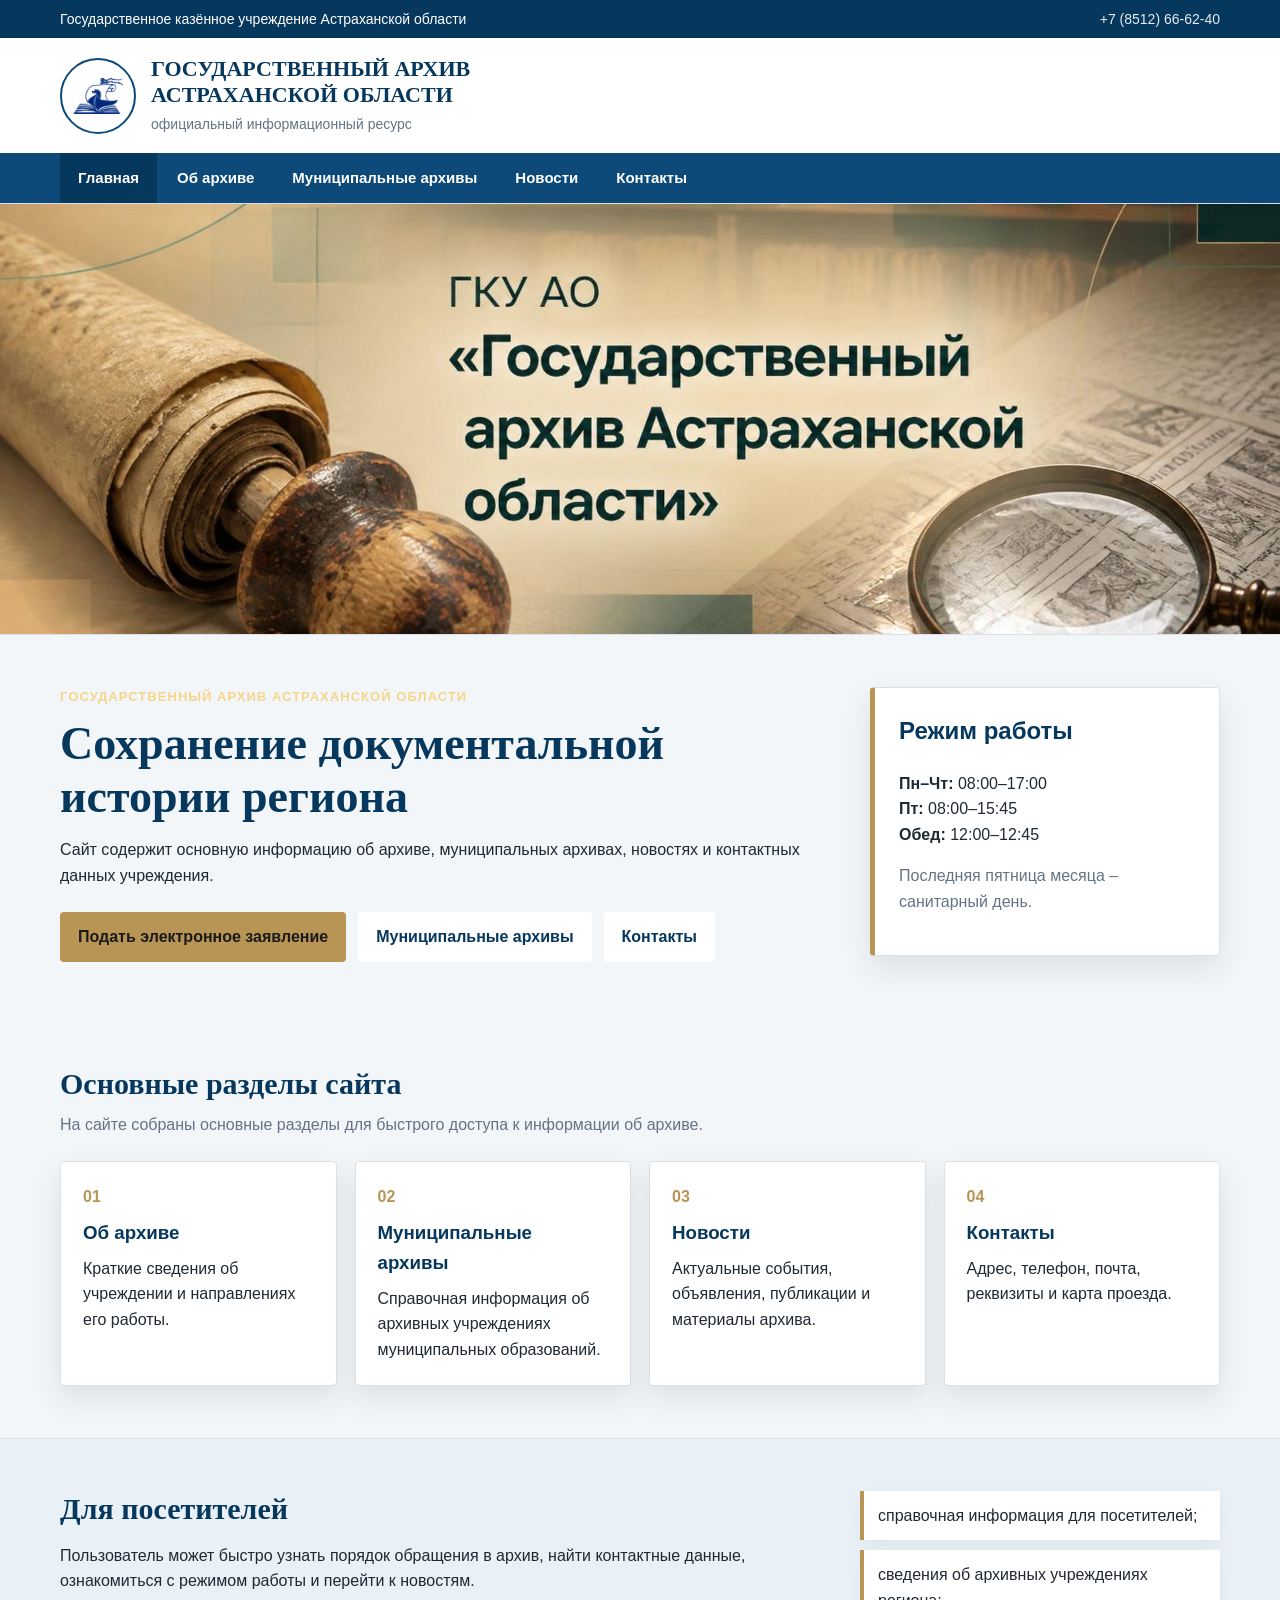
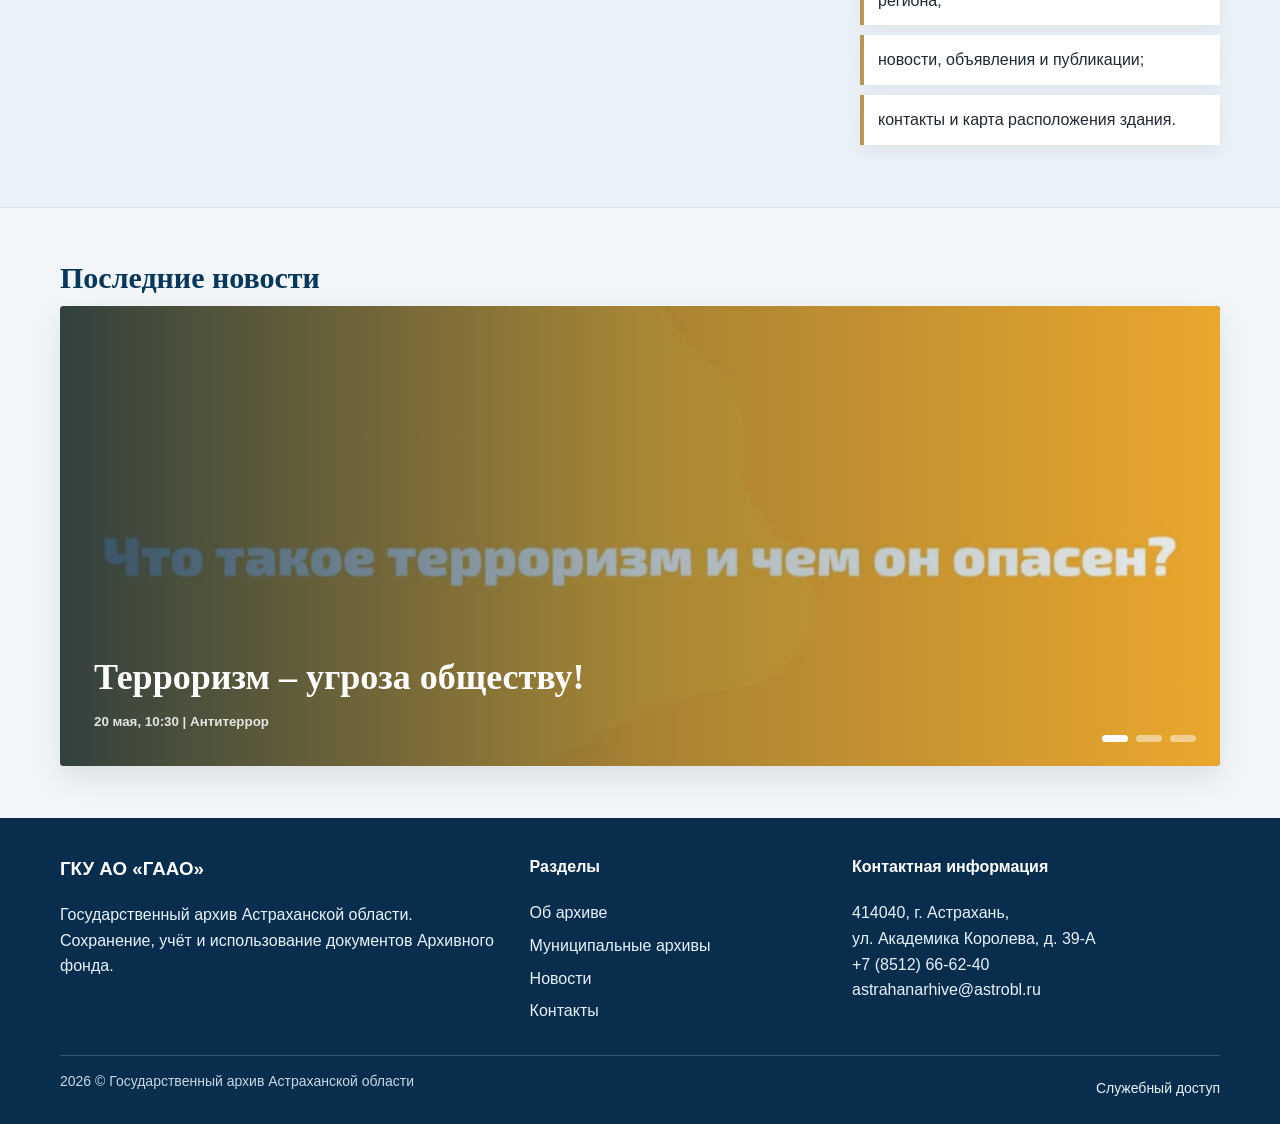
<file: index.html>
<!DOCTYPE html>
<html lang="ru">
<head>
  <meta charset="UTF-8">
  <meta name="viewport" content="width=device-width, initial-scale=1.0">
  <title>Главная – ГААО</title>
  <meta name="description" content="Официальный информационный сайт Государственного архива Астраханской области">
  <link rel="stylesheet" href="assets/css/style.css">
</head>
<body>
  <div class="topLine">
    <div class="container topLineInner">
      <span>Государственное казённое учреждение Астраханской области</span>
      <div class="topLineLinks">
        <a href="contacts.html">+7 (8512) 66-62-40</a>
      </div>
    </div>
  </div>

  <header class="pageHeader">
    <div class="container headerMain">
      <a class="logoBlock" href="index.html" aria-label="На главную страницу">
        <img src="assets/img/logo.png" alt="Логотип ГААО" class="logoImg" onerror="this.style.display='none'; this.nextElementSibling.style.display='grid';">
        <span class="logoEmpty" style="display:none;">ГААО</span>
        <span class="logoText">
          <strong>Государственный архив<br>Астраханской области</strong>
          <small>официальный информационный ресурс</small>
        </span>
      </a>

      <button class="menuButton" type="button" aria-label="Открыть меню" aria-expanded="false">
        <span></span><span></span><span></span>
      </button>
    </div>

    <nav class="mainMenu" aria-label="Основное меню">
      <div class="container menuList">
        <a class="active" href="index.html">Главная</a><a class="" href="about.html">Об архиве</a><a class="" href="municipal.html">Муниципальные архивы</a><a class="" href="news.html">Новости</a><a class="" href="contacts.html">Контакты</a>
      </div>
    </nav>
  </header>
  <main>
    <section class="mainBanner">
      <img src="assets/img/banner.jpg" alt="Государственный архив Астраханской области">
    </section>

    <section class="sectionBlock quickInfo">
      <div class="container quickInfoGrid">
        <div class="infoText">
          <p class="miniTitle blueTitle">Государственный архив Астраханской области</p>
          <h1>Сохранение документальной истории региона</h1>
          <p>Сайт содержит основную информацию об архиве, муниципальных архивах, новостях и контактных данных учреждения.</p>
          <div class="bannerButtons">
            <a class="button buttonBlue" href="https://www.gosuslugi.ru/" target="_blank" rel="noopener">Подать электронное заявление</a>
            <a class="button buttonWhite borderedButton" href="municipal.html">Муниципальные архивы</a>
            <a class="button buttonWhite borderedButton" href="contacts.html">Контакты</a>
          </div>
        </div>
        <div class="workTime">
          <h2>Режим работы</h2>
          <p><strong>Пн–Чт:</strong> 08:00–17:00<br><strong>Пт:</strong> 08:00–15:45<br><strong>Обед:</strong> 12:00–12:45</p>
          <p class="muted">Последняя пятница месяца – санитарный день.</p>
        </div>
      </div>
    </section>

    <section class="sectionBlock">
      <div class="container">
        <h2 class="sectionTitle">Основные разделы сайта</h2>
        <p class="sectionText">На сайте собраны основные разделы для быстрого доступа к информации об архиве.</p>
        <div class="cards cardsFour">
          <a class="card linkCard" href="about.html"><span>01</span><h3>Об архиве</h3><p>Краткие сведения об учреждении и направлениях его работы.</p></a>
          <a class="card linkCard" href="municipal.html"><span>02</span><h3>Муниципальные архивы</h3><p>Справочная информация об архивных учреждениях муниципальных образований.</p></a>
          <a class="card linkCard" href="news.html"><span>03</span><h3>Новости</h3><p>Актуальные события, объявления, публикации и материалы архива.</p></a>
          <a class="card linkCard" href="contacts.html"><span>04</span><h3>Контакты</h3><p>Адрес, телефон, почта, реквизиты и карта проезда.</p></a>
        </div>
      </div>
    </section>

    <section class="sectionBlock lightSection">
      <div class="container twoColumns">
        <div>
          <h2 class="sectionTitle">Для посетителей</h2>
          <p>Пользователь может быстро узнать порядок обращения в архив, найти контактные данные, ознакомиться с режимом работы и перейти к новостям.</p>
        </div>
        <ul class="checkList">
          <li>справочная информация для посетителей;</li>
          <li>сведения об архивных учреждениях региона;</li>
          <li>новости, объявления и публикации;</li>
          <li>контакты и карта расположения здания.</li>
        </ul>
      </div>
    </section>

    <section class="sectionBlock">
      <div class="container">
        <h2 class="sectionTitle">Последние новости</h2>
        <div class="newsSlider" id="newsSlider">
          <button class="sliderBtn sliderPrev" type="button" aria-label="Предыдущая новость">‹</button>
          <div class="sliderWindow">
            <a class="sliderSlide active" href="#">
              <img src="assets/img/news/news-01.jpg" alt="Терроризм – угроза обществу!">
              <span class="sliderShade"></span>
              <span class="sliderInfo">
                <strong>Терроризм – угроза обществу!</strong>
                <small>20 мая, 10:30 | Антитеррор</small>
              </span>
            </a>
            <a class="sliderSlide" href="#">
              <img src="assets/img/news/news-02.jpg" alt="Единство в документах эпохи">
              <span class="sliderShade"></span>
              <span class="sliderInfo">
                <strong>«Единство в документах эпохи». Выпуск 4</strong>
                <small>30 апреля, 13:00 | Архивы</small>
              </span>
            </a>
            <a class="sliderSlide" href="#">
              <img src="assets/img/news/news-03.jpg" alt="Архивы обсудили комплектование фондов">
              <span class="sliderShade"></span>
              <span class="sliderInfo">
                <strong>Архивы обсудили комплектование фондов в формате онлайн</strong>
                <small>30 апреля, 10:30 | Архивы</small>
              </span>
            </a>
          </div>
          <button class="sliderBtn sliderNext" type="button" aria-label="Следующая новость">›</button>
          <div class="sliderDots" aria-label="Переключение новостей">
            <button class="active" type="button" aria-label="Новость 1"></button>
            <button type="button" aria-label="Новость 2"></button>
            <button type="button" aria-label="Новость 3"></button>
          </div>
        </div>
      </div>
    </section>
</main>
  <footer class="footer">
    <div class="container footerGrid">
      <div>
        <h3>ГКУ АО «ГААО»</h3>
        <p>Государственный архив Астраханской области. Сохранение, учёт и использование документов Архивного фонда.</p>
      </div>
      <div>
        <h4>Разделы</h4>
        <a href="about.html">Об архиве</a>
        <a href="municipal.html">Муниципальные архивы</a>
        <a href="news.html">Новости</a>
        <a href="contacts.html">Контакты</a>
      </div>
      <div>
        <h4>Контактная информация</h4>
        <p>414040, г. Астрахань,<br>ул. Академика Королева, д. 39-А<br>+7 (8512) 66-62-40<br>astrahanarhive@astrobl.ru</p>
      </div>
    </div>
    <div class="container footerBottom">
      <span>2026 © Государственный архив Астраханской области</span>
      <a href="#" data-login>Служебный доступ</a>
    </div>
  </footer>

  <div class="modal" id="loginModal" aria-hidden="true">
    <div class="loginBox" role="dialog" aria-modal="true" aria-labelledby="loginTitle">
      <button class="closeButton" type="button" data-close aria-label="Закрыть">×</button>
      <h2 id="loginTitle">Служебный доступ</h2>
      <p>Раздел предназначен только для сотрудников учреждения и требует авторизации.</p>
      <form class="loginForm">
        <label>Логин сотрудника<input type="text" placeholder="Введите логин"></label>
        <label>Пароль<input type="password" placeholder="Введите пароль"></label>
        <button type="button" class="button buttonBlue">Войти</button>
      </form>
      <p class="loginNote">Доступ предоставляется только сотрудникам учреждения.</p>
    </div>
  </div>
  <script src="assets/js/main.js"></script>
</body>
</html>
</file>
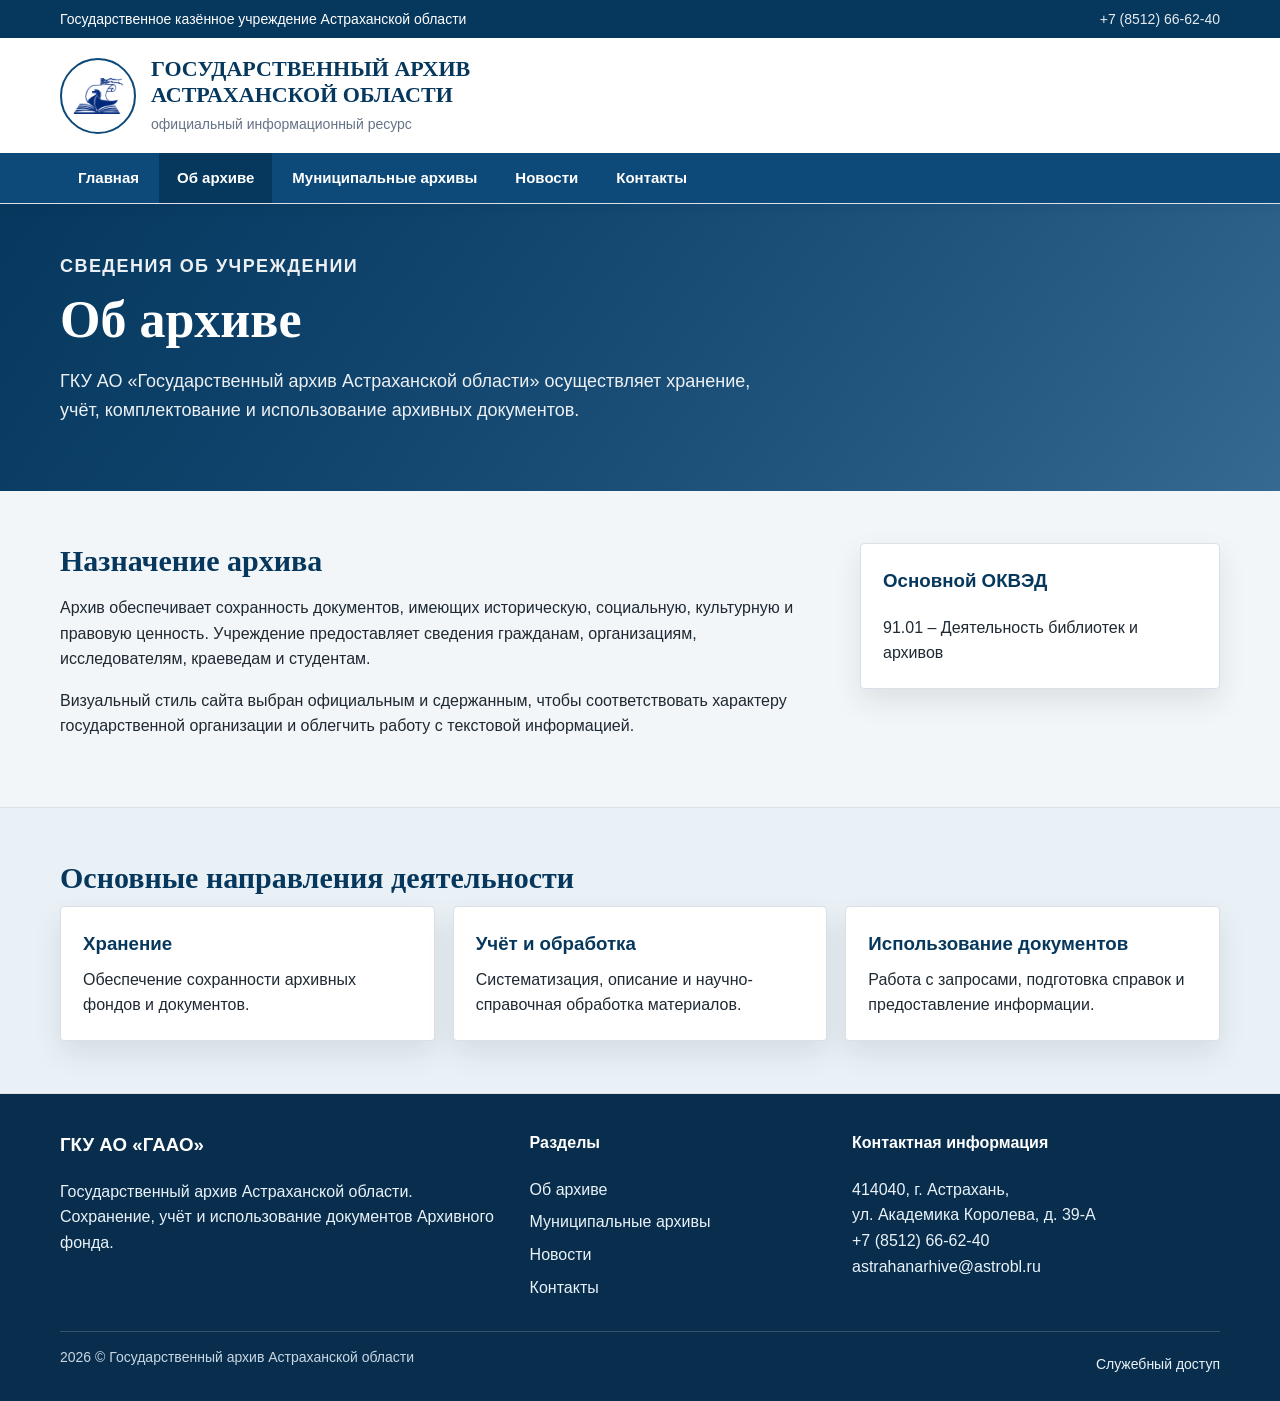
<file: about.html>
<!DOCTYPE html>
<html lang="ru">
<head>
  <meta charset="UTF-8">
  <meta name="viewport" content="width=device-width, initial-scale=1.0">
  <title>Об архиве – ГААО</title>
  <meta name="description" content="Официальный информационный сайт Государственного архива Астраханской области">
  <link rel="stylesheet" href="assets/css/style.css">
</head>
<body>
  <div class="topLine">
    <div class="container topLineInner">
      <span>Государственное казённое учреждение Астраханской области</span>
      <div class="topLineLinks">
        <a href="contacts.html">+7 (8512) 66-62-40</a>
      </div>
    </div>
  </div>

  <header class="pageHeader">
    <div class="container headerMain">
      <a class="logoBlock" href="index.html" aria-label="На главную страницу">
        <img src="assets/img/logo.png" alt="Логотип ГААО" class="logoImg" onerror="this.style.display='none'; this.nextElementSibling.style.display='grid';">
        <span class="logoEmpty" style="display:none;">ГААО</span>
        <span class="logoText">
          <strong>Государственный архив<br>Астраханской области</strong>
          <small>официальный информационный ресурс</small>
        </span>
      </a>

      <button class="menuButton" type="button" aria-label="Открыть меню" aria-expanded="false">
        <span></span><span></span><span></span>
      </button>
    </div>

    <nav class="mainMenu" aria-label="Основное меню">
      <div class="container menuList">
        <a class="" href="index.html">Главная</a><a class="active" href="about.html">Об архиве</a><a class="" href="municipal.html">Муниципальные архивы</a><a class="" href="news.html">Новости</a><a class="" href="contacts.html">Контакты</a>
      </div>
    </nav>
  </header>
  <main>
    <section class="pageBanner">
      <div class="container">
        <p class="miniTitle">Сведения об учреждении</p>
        <h1>Об архиве</h1>
        <p>ГКУ АО «Государственный архив Астраханской области» осуществляет хранение, учёт, комплектование и использование архивных документов.</p>
      </div>
    </section>

    <section class="sectionBlock">
      <div class="container twoColumns">
        <div>
          <h2 class="sectionTitle">Назначение архива</h2>
          <p>Архив обеспечивает сохранность документов, имеющих историческую, социальную, культурную и правовую ценность. Учреждение предоставляет сведения гражданам, организациям, исследователям, краеведам и студентам.</p>
          <p>Визуальный стиль сайта выбран официальным и сдержанным, чтобы соответствовать характеру государственной организации и облегчить работу с текстовой информацией.</p>
        </div>
        <div class="infoBox">
          <h3>Основной ОКВЭД</h3>
          <p>91.01 – Деятельность библиотек и архивов</p>
        </div>
      </div>
    </section>

    <section class="sectionBlock lightSection">
      <div class="container">
        <h2 class="sectionTitle">Основные направления деятельности</h2>
        <div class="cards cardsThree">
          <article class="card"><h3>Хранение</h3><p>Обеспечение сохранности архивных фондов и документов.</p></article>
          <article class="card"><h3>Учёт и обработка</h3><p>Систематизация, описание и научно-справочная обработка материалов.</p></article>
          <article class="card"><h3>Использование документов</h3><p>Работа с запросами, подготовка справок и предоставление информации.</p></article>
        </div>
      </div>
    </section>
</main>
  <footer class="footer">
    <div class="container footerGrid">
      <div>
        <h3>ГКУ АО «ГААО»</h3>
        <p>Государственный архив Астраханской области. Сохранение, учёт и использование документов Архивного фонда.</p>
      </div>
      <div>
        <h4>Разделы</h4>
        <a href="about.html">Об архиве</a>
        <a href="municipal.html">Муниципальные архивы</a>
        <a href="news.html">Новости</a>
        <a href="contacts.html">Контакты</a>
      </div>
      <div>
        <h4>Контактная информация</h4>
        <p>414040, г. Астрахань,<br>ул. Академика Королева, д. 39-А<br>+7 (8512) 66-62-40<br>astrahanarhive@astrobl.ru</p>
      </div>
    </div>
    <div class="container footerBottom">
      <span>2026 © Государственный архив Астраханской области</span>
      <a href="#" data-login>Служебный доступ</a>
    </div>
  </footer>

  <div class="modal" id="loginModal" aria-hidden="true">
    <div class="loginBox" role="dialog" aria-modal="true" aria-labelledby="loginTitle">
      <button class="closeButton" type="button" data-close aria-label="Закрыть">×</button>
      <h2 id="loginTitle">Служебный доступ</h2>
      <p>Раздел предназначен только для сотрудников учреждения и требует авторизации.</p>
      <form class="loginForm">
        <label>Логин сотрудника<input type="text" placeholder="Введите логин"></label>
        <label>Пароль<input type="password" placeholder="Введите пароль"></label>
        <button type="button" class="button buttonBlue">Войти</button>
      </form>
      <p class="loginNote">Доступ предоставляется только сотрудникам учреждения.</p>
    </div>
  </div>
  <script src="assets/js/main.js"></script>
</body>
</html>
</file>
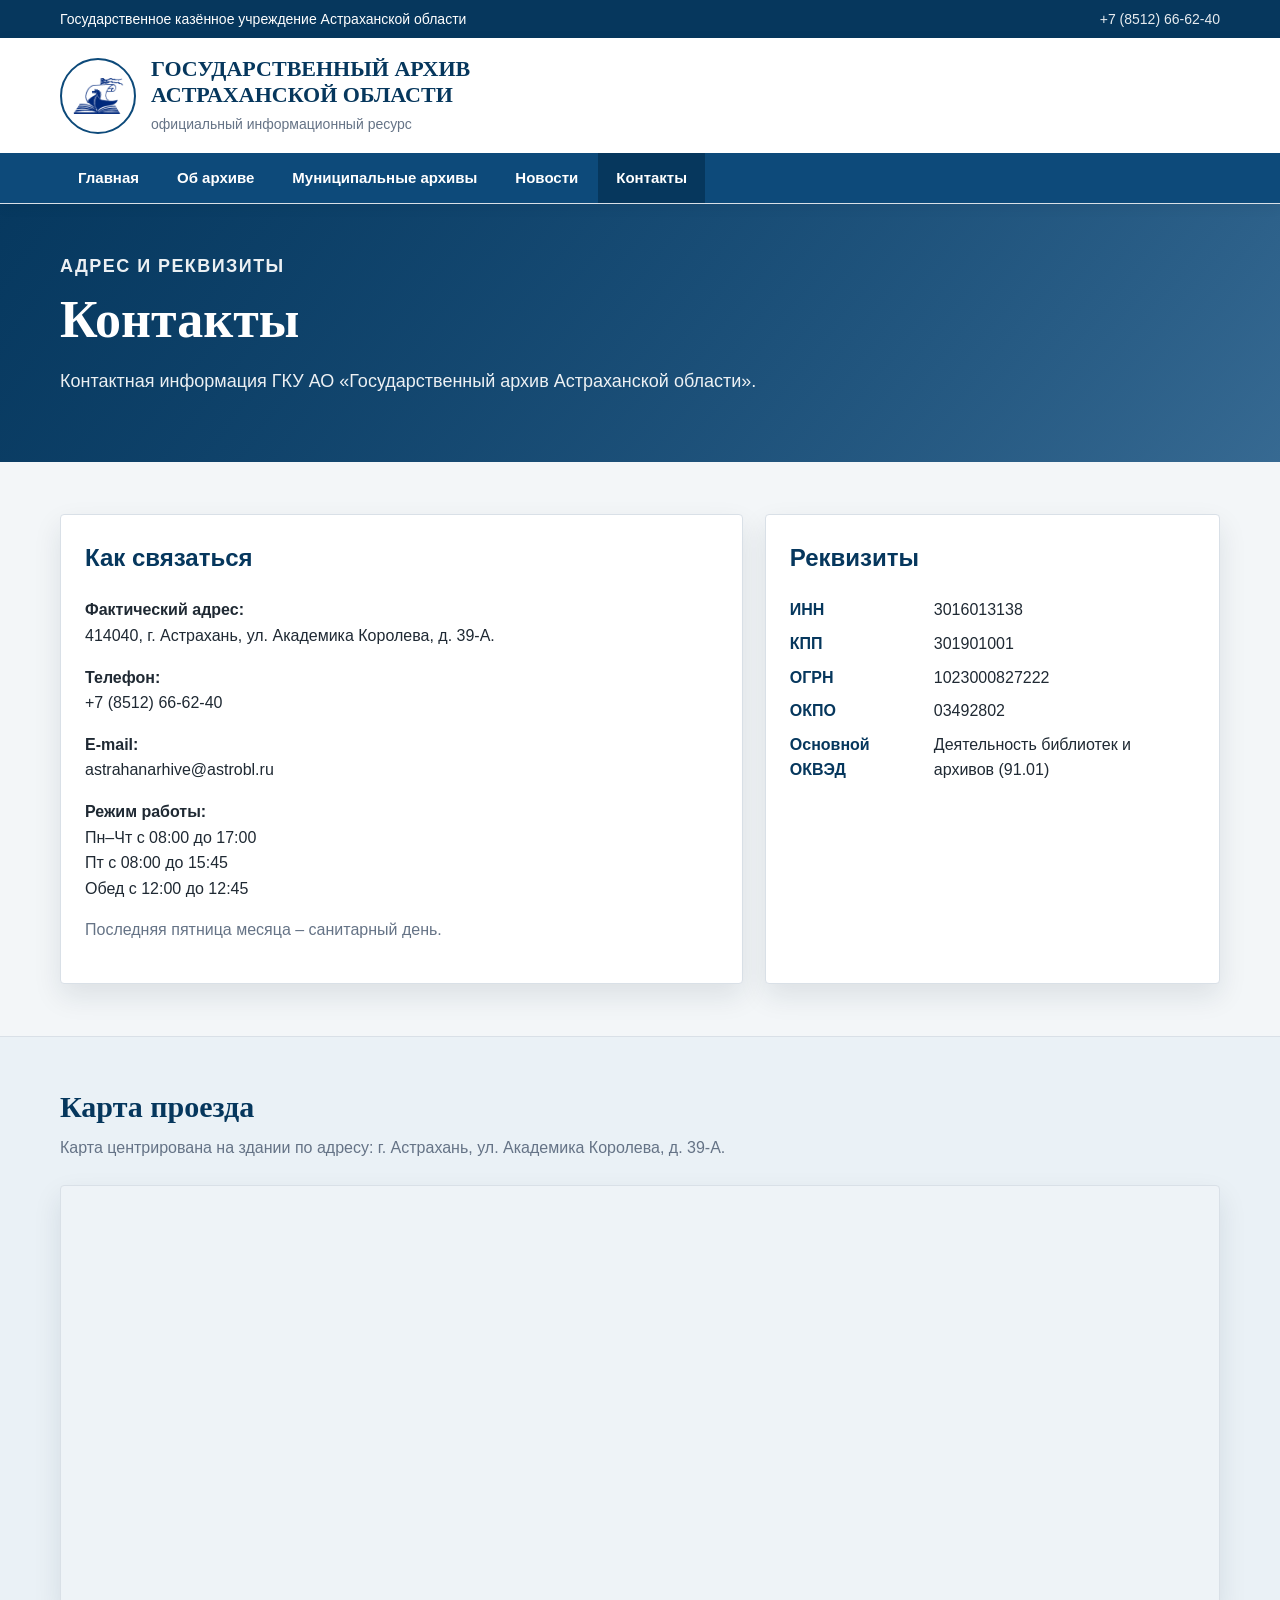
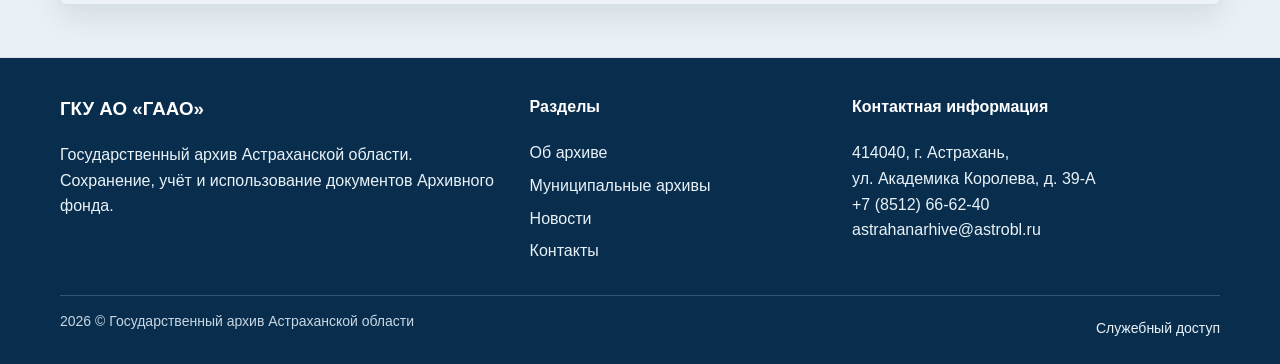
<file: contacts.html>
<!DOCTYPE html>
<html lang="ru">
<head>
  <meta charset="UTF-8">
  <meta name="viewport" content="width=device-width, initial-scale=1.0">
  <title>Контакты – ГААО</title>
  <meta name="description" content="Официальный информационный сайт Государственного архива Астраханской области">
  <link rel="stylesheet" href="assets/css/style.css">
</head>
<body>
  <div class="topLine">
    <div class="container topLineInner">
      <span>Государственное казённое учреждение Астраханской области</span>
      <div class="topLineLinks">
        <a href="contacts.html">+7 (8512) 66-62-40</a>
      </div>
    </div>
  </div>

  <header class="pageHeader">
    <div class="container headerMain">
      <a class="logoBlock" href="index.html" aria-label="На главную страницу">
        <img src="assets/img/logo.png" alt="Логотип ГААО" class="logoImg" onerror="this.style.display='none'; this.nextElementSibling.style.display='grid';">
        <span class="logoEmpty" style="display:none;">ГААО</span>
        <span class="logoText">
          <strong>Государственный архив<br>Астраханской области</strong>
          <small>официальный информационный ресурс</small>
        </span>
      </a>

      <button class="menuButton" type="button" aria-label="Открыть меню" aria-expanded="false">
        <span></span><span></span><span></span>
      </button>
    </div>

    <nav class="mainMenu" aria-label="Основное меню">
      <div class="container menuList">
        <a class="" href="index.html">Главная</a><a class="" href="about.html">Об архиве</a><a class="" href="municipal.html">Муниципальные архивы</a><a class="" href="news.html">Новости</a><a class="active" href="contacts.html">Контакты</a>
      </div>
    </nav>
  </header>
  <main>
    <section class="pageBanner">
      <div class="container">
        <p class="miniTitle">Адрес и реквизиты</p>
        <h1>Контакты</h1>
        <p>Контактная информация ГКУ АО «Государственный архив Астраханской области».</p>
      </div>
    </section>

    <section class="sectionBlock">
      <div class="container contactsGrid">
        <div class="contactCard">
          <h2>Как связаться</h2>
          <p><strong>Фактический адрес:</strong><br>414040, г. Астрахань, ул. Академика Королева, д. 39-А.</p>
          <p><strong>Телефон:</strong><br>+7 (8512) 66-62-40</p>
          <p><strong>E-mail:</strong><br><a href="mailto:astrahanarhive@astrobl.ru">astrahanarhive@astrobl.ru</a></p>
          <p><strong>Режим работы:</strong><br>Пн–Чт c 08:00 до 17:00<br>Пт c 08:00 до 15:45<br>Обед c 12:00 до 12:45</p>
          <p class="muted">Последняя пятница месяца – санитарный день.</p>
        </div>

        <div class="contactCard">
          <h2>Реквизиты</h2>
          <dl class="details">
            <dt>ИНН</dt><dd>3016013138</dd>
            <dt>КПП</dt><dd>301901001</dd>
            <dt>ОГРН</dt><dd>1023000827222</dd>
            <dt>ОКПО</dt><dd>03492802</dd>
            <dt>Основной ОКВЭД</dt><dd>Деятельность библиотек и архивов (91.01)</dd>
          </dl>
        </div>
      </div>
    </section>

    <section class="sectionBlock lightSection">
      <div class="container">
        <h2 class="sectionTitle">Карта проезда</h2>
        <p class="sectionText">Карта центрирована на здании по адресу: г. Астрахань, ул. Академика Королева, д. 39-А.</p>
        <div id="map" class="mapPlace" data-lat="46.358698" data-lon="48.053382">
          <iframe title="Карта расположения архива" src="https://yandex.ru/map-widget/v1/?ll=48.053382%2C46.358698&z=17&pt=48.053382,46.358698,pm2rdm" width="100%" height="100%" frameborder="0" allowfullscreen="true"></iframe>
        </div>
      </div>
    </section>
</main>
  <footer class="footer">
    <div class="container footerGrid">
      <div>
        <h3>ГКУ АО «ГААО»</h3>
        <p>Государственный архив Астраханской области. Сохранение, учёт и использование документов Архивного фонда.</p>
      </div>
      <div>
        <h4>Разделы</h4>
        <a href="about.html">Об архиве</a>
        <a href="municipal.html">Муниципальные архивы</a>
        <a href="news.html">Новости</a>
        <a href="contacts.html">Контакты</a>
      </div>
      <div>
        <h4>Контактная информация</h4>
        <p>414040, г. Астрахань,<br>ул. Академика Королева, д. 39-А<br>+7 (8512) 66-62-40<br>astrahanarhive@astrobl.ru</p>
      </div>
    </div>
    <div class="container footerBottom">
      <span>2026 © Государственный архив Астраханской области</span>
      <a href="#" data-login>Служебный доступ</a>
    </div>
  </footer>

  <div class="modal" id="loginModal" aria-hidden="true">
    <div class="loginBox" role="dialog" aria-modal="true" aria-labelledby="loginTitle">
      <button class="closeButton" type="button" data-close aria-label="Закрыть">×</button>
      <h2 id="loginTitle">Служебный доступ</h2>
      <p>Раздел предназначен только для сотрудников учреждения и требует авторизации.</p>
      <form class="loginForm">
        <label>Логин сотрудника<input type="text" placeholder="Введите логин"></label>
        <label>Пароль<input type="password" placeholder="Введите пароль"></label>
        <button type="button" class="button buttonBlue">Войти</button>
      </form>
      <p class="loginNote">Доступ предоставляется только сотрудникам учреждения.</p>
    </div>
  </div>
  <script src="assets/js/main.js"></script>
</body>
</html>
</file>
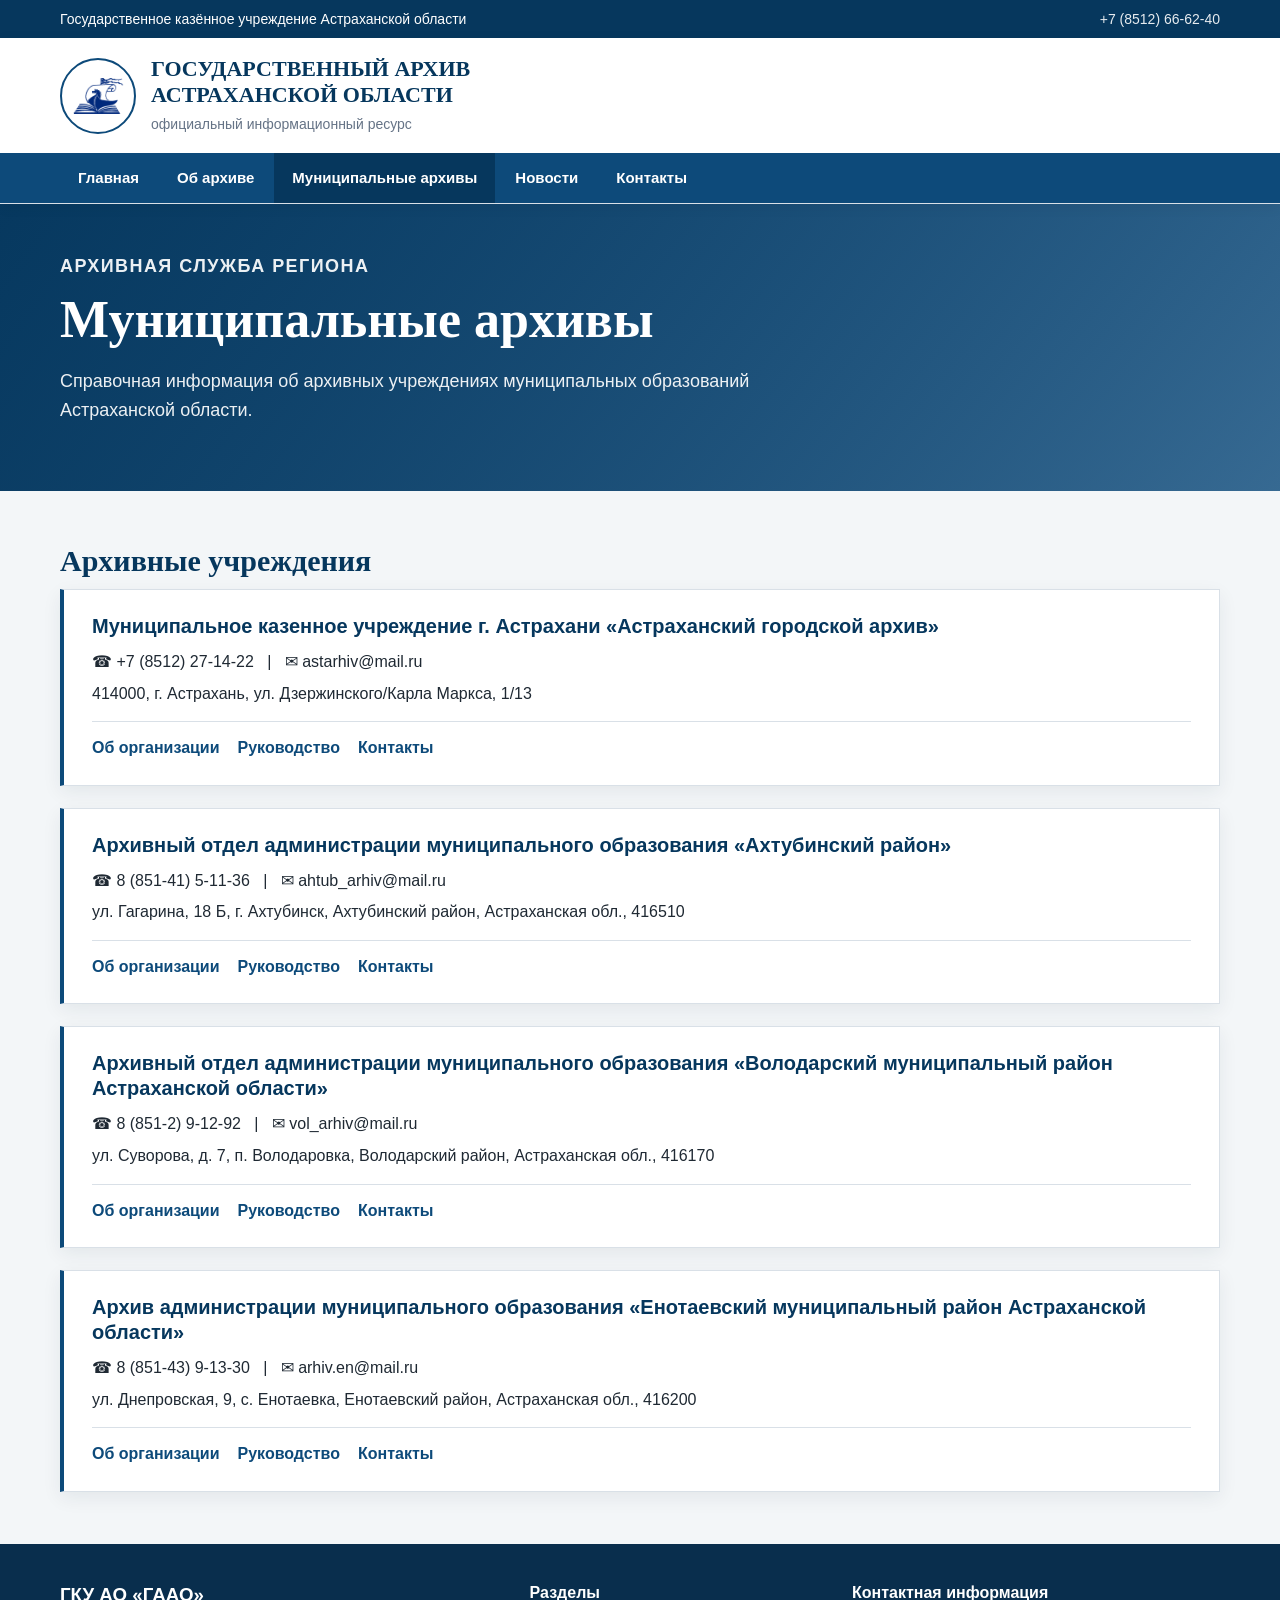
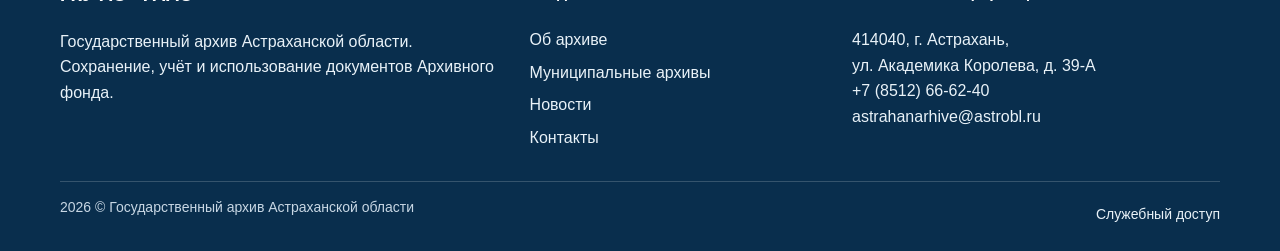
<file: municipal.html>
<!DOCTYPE html>
<html lang="ru">
<head>
  <meta charset="UTF-8">
  <meta name="viewport" content="width=device-width, initial-scale=1.0">
  <title>Муниципальные архивы – ГААО</title>
  <meta name="description" content="Официальный информационный сайт Государственного архива Астраханской области">
  <link rel="stylesheet" href="assets/css/style.css">
</head>
<body>
  <div class="topLine">
    <div class="container topLineInner">
      <span>Государственное казённое учреждение Астраханской области</span>
      <div class="topLineLinks">
        <a href="contacts.html">+7 (8512) 66-62-40</a>
      </div>
    </div>
  </div>

  <header class="pageHeader">
    <div class="container headerMain">
      <a class="logoBlock" href="index.html" aria-label="На главную страницу">
        <img src="assets/img/logo.png" alt="Логотип ГААО" class="logoImg" onerror="this.style.display='none'; this.nextElementSibling.style.display='grid';">
        <span class="logoEmpty" style="display:none;">ГААО</span>
        <span class="logoText">
          <strong>Государственный архив<br>Астраханской области</strong>
          <small>официальный информационный ресурс</small>
        </span>
      </a>

      <button class="menuButton" type="button" aria-label="Открыть меню" aria-expanded="false">
        <span></span><span></span><span></span>
      </button>
    </div>

    <nav class="mainMenu" aria-label="Основное меню">
      <div class="container menuList">
        <a class="" href="index.html">Главная</a><a class="" href="about.html">Об архиве</a><a class="active" href="municipal.html">Муниципальные архивы</a><a class="" href="news.html">Новости</a><a class="" href="contacts.html">Контакты</a>
      </div>
    </nav>
  </header>
  <main>
    <section class="pageBanner">
      <div class="container">
        <p class="miniTitle">Архивная служба региона</p>
        <h1>Муниципальные архивы</h1>
        <p>Справочная информация об архивных учреждениях муниципальных образований Астраханской области.</p>
      </div>
    </section>

    <section class="sectionBlock">
      <div class="container">
        <h2 class="sectionTitle">Архивные учреждения</h2>
        <div class="archiveList">
          <article class="archiveItem">
            <h3>Муниципальное казенное учреждение г. Астрахани «Астраханский городской архив»</h3>
            <p>☎ +7 (8512) 27-14-22 &nbsp; | &nbsp; ✉ astarhiv@mail.ru</p>
            <p>414000, г. Астрахань, ул. Дзержинского/Карла Маркса, 1/13</p>
            <div class="archiveLinks"><a href="#">Об организации</a><a href="#">Руководство</a><a href="#">Контакты</a></div>
          </article>

          <article class="archiveItem">
            <h3>Архивный отдел администрации муниципального образования «Ахтубинский район»</h3>
            <p>☎ 8 (851-41) 5-11-36 &nbsp; | &nbsp; ✉ ahtub_arhiv@mail.ru</p>
            <p>ул. Гагарина, 18 Б, г. Ахтубинск, Ахтубинский район, Астраханская обл., 416510</p>
            <div class="archiveLinks"><a href="#">Об организации</a><a href="#">Руководство</a><a href="#">Контакты</a></div>
          </article>

          <article class="archiveItem">
            <h3>Архивный отдел администрации муниципального образования «Володарский муниципальный район Астраханской области»</h3>
            <p>☎ 8 (851-2) 9-12-92 &nbsp; | &nbsp; ✉ vol_arhiv@mail.ru</p>
            <p>ул. Суворова, д. 7, п. Володаровка, Володарский район, Астраханская обл., 416170</p>
            <div class="archiveLinks"><a href="#">Об организации</a><a href="#">Руководство</a><a href="#">Контакты</a></div>
          </article>

          <article class="archiveItem">
            <h3>Архив администрации муниципального образования «Енотаевский муниципальный район Астраханской области»</h3>
            <p>☎ 8 (851-43) 9-13-30 &nbsp; | &nbsp; ✉ arhiv.en@mail.ru</p>
            <p>ул. Днепровская, 9, с. Енотаевка, Енотаевский район, Астраханская обл., 416200</p>
            <div class="archiveLinks"><a href="#">Об организации</a><a href="#">Руководство</a><a href="#">Контакты</a></div>
          </article>
        </div>
      </div>
    </section>
  </main>
  <footer class="footer">
    <div class="container footerGrid">
      <div>
        <h3>ГКУ АО «ГААО»</h3>
        <p>Государственный архив Астраханской области. Сохранение, учёт и использование документов Архивного фонда.</p>
      </div>
      <div>
        <h4>Разделы</h4>
        <a href="about.html">Об архиве</a>
        <a href="municipal.html">Муниципальные архивы</a>
        <a href="news.html">Новости</a>
        <a href="contacts.html">Контакты</a>
      </div>
      <div>
        <h4>Контактная информация</h4>
        <p>414040, г. Астрахань,<br>ул. Академика Королева, д. 39-А<br>+7 (8512) 66-62-40<br>astrahanarhive@astrobl.ru</p>
      </div>
    </div>
    <div class="container footerBottom">
      <span>2026 © Государственный архив Астраханской области</span>
      <a href="#" data-login>Служебный доступ</a>
    </div>
  </footer>

  <div class="modal" id="loginModal" aria-hidden="true">
    <div class="loginBox" role="dialog" aria-modal="true" aria-labelledby="loginTitle">
      <button class="closeButton" type="button" data-close aria-label="Закрыть">×</button>
      <h2 id="loginTitle">Служебный доступ</h2>
      <p>Раздел предназначен только для сотрудников учреждения и требует авторизации.</p>
      <form class="loginForm">
        <label>Логин сотрудника<input type="text" placeholder="Введите логин"></label>
        <label>Пароль<input type="password" placeholder="Введите пароль"></label>
        <button type="button" class="button buttonBlue">Войти</button>
      </form>
      <p class="loginNote">Доступ предоставляется только сотрудникам учреждения.</p>
    </div>
  </div>
  <script src="assets/js/main.js"></script>
</body>
</html>
</file>
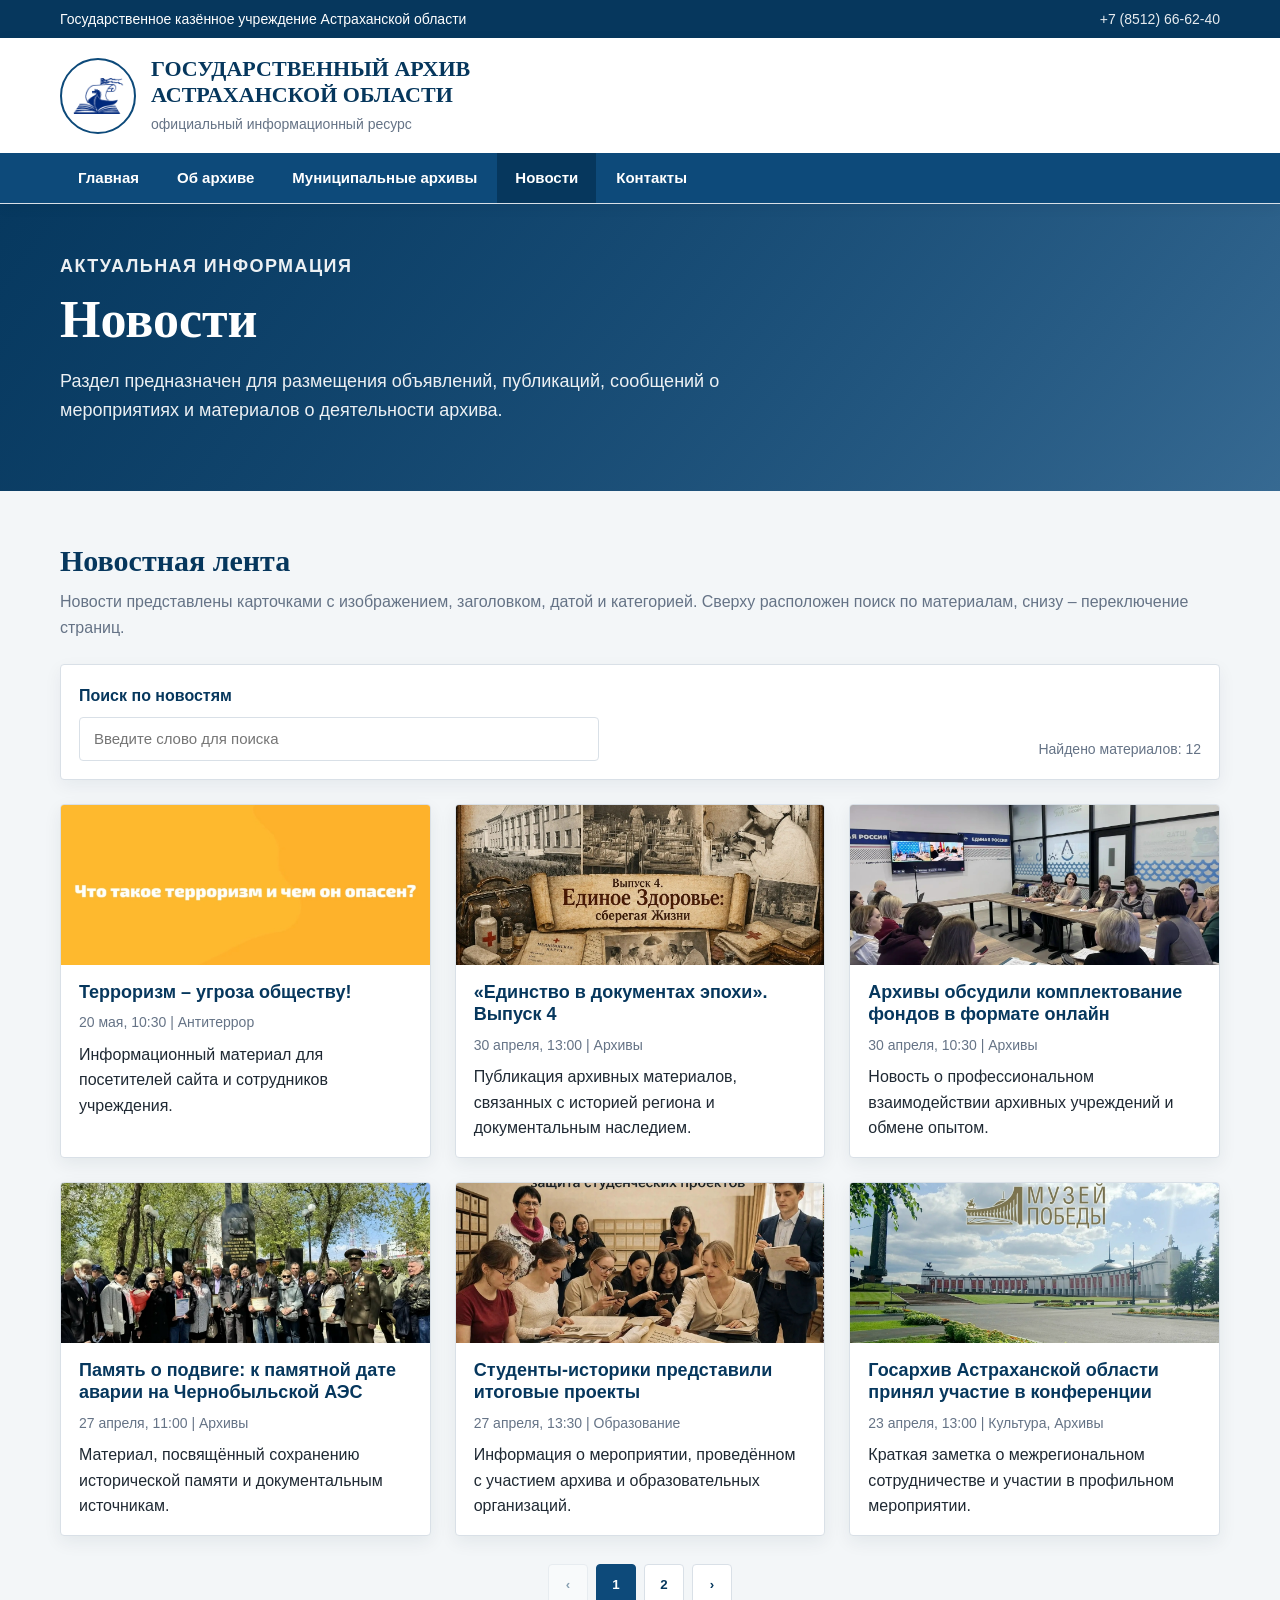
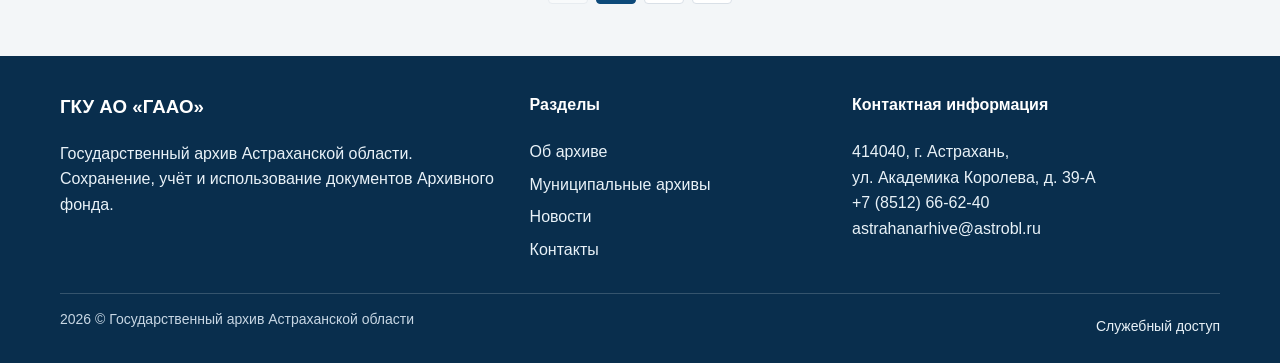
<file: news.html>
<!DOCTYPE html>
<html lang="ru">
<head>
  <meta charset="UTF-8">
  <meta name="viewport" content="width=device-width, initial-scale=1.0">
  <title>Новости – ГААО</title>
  <meta name="description" content="Официальный информационный сайт Государственного архива Астраханской области">
  <link rel="stylesheet" href="assets/css/style.css">
</head>
<body>
  <div class="topLine">
    <div class="container topLineInner">
      <span>Государственное казённое учреждение Астраханской области</span>
      <div class="topLineLinks">
        <a href="contacts.html">+7 (8512) 66-62-40</a>
      </div>
    </div>
  </div>

  <header class="pageHeader">
    <div class="container headerMain">
      <a class="logoBlock" href="index.html" aria-label="На главную страницу">
        <img src="assets/img/logo.png" alt="Логотип ГААО" class="logoImg" onerror="this.style.display='none'; this.nextElementSibling.style.display='grid';">
        <span class="logoEmpty" style="display:none;">ГААО</span>
        <span class="logoText">
          <strong>Государственный архив<br>Астраханской области</strong>
          <small>официальный информационный ресурс</small>
        </span>
      </a>

      <button class="menuButton" type="button" aria-label="Открыть меню" aria-expanded="false">
        <span></span><span></span><span></span>
      </button>
    </div>

    <nav class="mainMenu" aria-label="Основное меню">
      <div class="container menuList">
        <a class="" href="index.html">Главная</a><a class="" href="about.html">Об архиве</a><a class="" href="municipal.html">Муниципальные архивы</a><a class="active" href="news.html">Новости</a><a class="" href="contacts.html">Контакты</a>
      </div>
    </nav>
  </header>
  <main>
    <section class="pageBanner">
      <div class="container">
        <p class="miniTitle">Актуальная информация</p>
        <h1>Новости</h1>
        <p>Раздел предназначен для размещения объявлений, публикаций, сообщений о мероприятиях и материалов о деятельности архива.</p>
      </div>
    </section>

    <section class="sectionBlock">
      <div class="container">
        <h2 class="sectionTitle">Новостная лента</h2>
        <p class="sectionText">Новости представлены карточками с изображением, заголовком, датой и категорией. Сверху расположен поиск по материалам, снизу – переключение страниц.</p>

        <div class="newsTop" aria-label="Поиск новостей">
          <label class="searchBox">
            <span>Поиск по новостям</span>
            <input type="search" id="newsSearch" placeholder="Введите слово для поиска" autocomplete="off">
          </label>
          <div class="newsCount" id="newsCount">Найдено материалов: 12</div>
        </div>

        <div class="newsLoad" id="newsLoading" aria-hidden="true">
          <span></span><span></span><span></span>
        </div>

        <div class="newsList" id="newsList">
          <a class="newsCard" href="#" data-title="Что такое терроризм и чем он опасен Антитеррор" data-category="Антитеррор">
            <div class="newsCardImg">
              <img src="assets/img/news/news-01.jpg" alt="Что такое терроризм и чем он опасен?">
            </div>
            <div class="newsCardText"><h3>Терроризм – угроза обществу!</h3><div class="newsMeta">20 мая, 10:30 | Антитеррор</div><p>Информационный материал для посетителей сайта и сотрудников учреждения.</p></div>
          </a>
          <a class="newsCard" href="#" data-title="Единство в документах эпохи выпуск 4 единое здоровье сфера жизни архивы" data-category="Архивы">
            <div class="newsCardImg">
              <img src="assets/img/news/news-02.jpg" alt="Единство в документах эпохи">
            </div>
            <div class="newsCardText"><h3>«Единство в документах эпохи». Выпуск 4</h3><div class="newsMeta">30 апреля, 13:00 | Архивы</div><p>Публикация архивных материалов, связанных с историей региона и документальным наследием.</p></div>
          </a>
          <a class="newsCard" href="#" data-title="Архивы обсудили комплектование фондов в формате онлайн" data-category="Архивы">
            <div class="newsCardImg">
              <img src="assets/img/news/news-03.jpg" alt="Круглый стол архивистов">
            </div>
            <div class="newsCardText"><h3>Архивы обсудили комплектование фондов в формате онлайн</h3><div class="newsMeta">30 апреля, 10:30 | Архивы</div><p>Новость о профессиональном взаимодействии архивных учреждений и обмене опытом.</p></div>
          </a>
          <a class="newsCard" href="#" data-title="Память о подвиге Чернобыльской АЭС архивы" data-category="Архивы">
            <div class="newsCardImg">
              <img src="assets/img/news/news-04.jpg" alt="Памятная дата">
            </div>
            <div class="newsCardText"><h3>Память о подвиге: к памятной дате аварии на Чернобыльской АЭС</h3><div class="newsMeta">27 апреля, 11:00 | Архивы</div><p>Материал, посвящённый сохранению исторической памяти и документальным источникам.</p></div>
          </a>
          <a class="newsCard" href="#" data-title="Студенты историки представили итоговые проекты образование" data-category="Образование">
            <div class="newsCardImg">
              <img src="assets/img/news/news-05.jpg" alt="Образование">
            </div>
            <div class="newsCardText"><h3>Студенты-историки представили итоговые проекты</h3><div class="newsMeta">27 апреля, 13:30 | Образование</div><p>Информация о мероприятии, проведённом с участием архива и образовательных организаций.</p></div>
          </a>
          <a class="newsCard" href="#" data-title="Госархив Астраханской области принял участие в конференции культура архивы" data-category="Культура, Архивы">
            <div class="newsCardImg">
              <img src="assets/img/news/news-06.jpg" alt="Музей Победы">
            </div>
            <div class="newsCardText"><h3>Госархив Астраханской области принял участие в конференции</h3><div class="newsMeta">23 апреля, 13:00 | Культура, Архивы</div><p>Краткая заметка о межрегиональном сотрудничестве и участии в профильном мероприятии.</p></div>
          </a>
          <a class="newsCard" href="#" data-title="Завести в Астрахани аптекарский огород архивная выставка" data-category="Архивы">
            <div class="newsCardImg">
              <img src="assets/img/news/news-07.jpg" alt="Архивная выставка">
            </div>
            <div class="newsCardText"><h3>«Завести в Астрахани аптекарский огород»: архивная выставка</h3><div class="newsMeta">18 апреля, 13:00 | Архивы</div><p>Материал о выставке, подготовленной на основе архивных документов.</p></div>
          </a>
          <a class="newsCard" href="#" data-title="Интегрированный урок пишу тебе из прошлого образование архивы" data-category="Образование, Архивы">
            <div class="newsCardImg">
              <img src="assets/img/news/news-08.jpg" alt="Урок в школе">
            </div>
            <div class="newsCardText"><h3>Интегрированный урок «Пишу тебе из прошлого»</h3><div class="newsMeta">17 апреля, 13:00 | Образование, Архивы</div><p>Сотрудники архива провели тематическое занятие для школьников.</p></div>
          </a>
          <a class="newsCard" href="#" data-title="Сотрудники ГААО провели урок мужества образование архивы" data-category="Образование, Архивы">
            <div class="newsCardImg">
              <img src="assets/img/news/news-09.jpg" alt="Урок мужества">
            </div>
            <div class="newsCardText"><h3>Сотрудники ГААО провели урок мужества</h3><div class="newsMeta">16 апреля, 13:00 | Образование, Архивы</div><p>Мероприятие посвящено Дню памяти жертв геноцида советского народа.</p></div>
          </a>
          <a class="newsCard" href="#" data-title="Молодежь проведите время с пользой культура бесплатно" data-category="Молодёжная политика">
            <div class="newsCardImg">
              <img src="assets/img/news/news-10.jpg" alt="Культура">
            </div>
            <div class="newsCardText"><h3>Молодежь, проведите время с пользой – культурно и бесплатно!</h3><div class="newsMeta">15 апреля, 10:00 | Молодёжная политика</div><p>Объявление о возможностях посещения культурных мероприятий.</p></div>
          </a>
          <a class="newsCard" href="#" data-title="Сотрудники ГААО приняли участие в круглом столе сохранение исторической памяти" data-category="Архивы">
            <div class="newsCardImg">
              <img src="assets/img/news/news-11.jpg" alt="Круглый стол">
            </div>
            <div class="newsCardText"><h3>Сотрудники ГААО приняли участие в круглом столе</h3><div class="newsMeta">14 апреля, 13:00 | Архивы</div><p>Обсуждение вопросов сохранения исторической памяти.</p></div>
          </a>
          <a class="newsCard" href="#" data-title="Новый выпуск рубрики Архив уже вышел" data-category="Архивы">
            <div class="newsCardImg">
              <img src="assets/img/news/news-12.jpg" alt="Рубрика «Архив»">
            </div>
            <div class="newsCardText"><h3>Новый выпуск рубрики «Архив» уже вышел</h3><div class="newsMeta">13 апреля, 13:00 | Архивы</div><p>Публикация нового видеоматериала о работе с архивными источниками.</p></div>
          </a>
        </div>

        <div class="pages" id="newsPagination" aria-label="Переключение страниц новостей"></div>
        <p class="emptyNews" id="newsEmpty">По вашему запросу новости не найдены.</p>
      </div>
    </section>
  </main>

  <footer class="footer">
    <div class="container footerGrid">
      <div>
        <h3>ГКУ АО «ГААО»</h3>
        <p>Государственный архив Астраханской области. Сохранение, учёт и использование документов Архивного фонда.</p>
      </div>
      <div>
        <h4>Разделы</h4>
        <a href="about.html">Об архиве</a>
        <a href="municipal.html">Муниципальные архивы</a>
        <a href="news.html">Новости</a>
        <a href="contacts.html">Контакты</a>
      </div>
      <div>
        <h4>Контактная информация</h4>
        <p>414040, г. Астрахань,<br>ул. Академика Королева, д. 39-А<br>+7 (8512) 66-62-40<br>astrahanarhive@astrobl.ru</p>
      </div>
    </div>
    <div class="container footerBottom">
      <span>2026 © Государственный архив Астраханской области</span>
      <a href="#" data-login>Служебный доступ</a>
    </div>
  </footer>

  <div class="modal" id="loginModal" aria-hidden="true">
    <div class="loginBox" role="dialog" aria-modal="true" aria-labelledby="loginTitle">
      <button class="closeButton" type="button" data-close aria-label="Закрыть">×</button>
      <h2 id="loginTitle">Служебный доступ</h2>
      <p>Раздел предназначен только для сотрудников учреждения и требует авторизации.</p>
      <form class="loginForm">
        <label>Логин сотрудника<input type="text" placeholder="Введите логин"></label>
        <label>Пароль<input type="password" placeholder="Введите пароль"></label>
        <button type="button" class="button buttonBlue">Войти</button>
      </form>
      <p class="loginNote">Доступ предоставляется только сотрудникам учреждения.</p>
    </div>
  </div>
  <script src="assets/js/main.js"></script>
</body>
</html>
</file>
<file: assets/css/style.css>
:root {
  --blue: #0d4a7a;
  --blue-dark: #06375d;
  --blue-soft: #e9f2f8;
  --gold: #b89555;
  --bg: #f3f6f8;
  --paper: #ffffff;
  --text: #1f2933;
  --muted: #657386;
  --line: #d9e0e7;
  --shadow: 0 12px 28px rgba(20, 40, 60, 0.10);
}

* {
  box-sizing: border-box;
}

html {
  scroll-behavior: smooth;
}

body {
  margin: 0;
  font-family: Arial, "Helvetica Neue", sans-serif;
  color: var(--text);
  background: var(--bg);
  line-height: 1.6;
  animation: page-fade 0.3s ease-out;
}

@keyframes page-fade {
  from {
    opacity: 0;
  }

  to {
    opacity: 1;
  }
}

a {
  color: inherit;
  text-decoration: none;
}

button,
a,
.button,
.card,
.newsCard,
.footer a {
  transition: background-color 0.2s ease, color 0.2s ease, box-shadow 0.2s ease,
    transform 0.2s ease, opacity 0.2s ease, border-color 0.2s ease;
}

button:focus-visible,
a:focus-visible,
input:focus-visible {
  outline: 3px solid rgba(184, 149, 85, 0.55);
  outline-offset: 3px;
}

.container {
  width: min(1160px, calc(100% - 32px));
  margin: 0 auto;
}

.topLine {
  background: var(--blue-dark);
  color: #fff;
  font-size: 14px;
}

.topLineInner {
  min-height: 38px;
  display: flex;
  justify-content: space-between;
  align-items: center;
  gap: 16px;
}

.topLineLinks {
  display: flex;
  gap: 18px;
  align-items: center;
  white-space: nowrap;
}

.topLine a {
  opacity: 0.9;
}

.topLine a:hover {
  opacity: 1;
  text-decoration: underline;
}

.pageHeader {
  position: sticky;
  top: 0;
  z-index: 50;
  background: #fff;
  border-bottom: 1px solid var(--line);
  box-shadow: 0 3px 14px rgba(0, 0, 0, 0.05);
}

.headerMain {
  display: flex;
  align-items: center;
  justify-content: space-between;
  gap: 22px;
  padding: 18px 0;
}

.logoBlock {
  display: flex;
  align-items: center;
  gap: 15px;
}

.logoBlock:hover .logoText strong {
  color: var(--blue);
}

.logoImg,
.logoEmpty {
  width: 76px;
  height: 76px;
  border-radius: 50%;
  border: 2px solid var(--blue);
  background: #fff;
  object-fit: contain;
  padding: 6px;
}

.logoEmpty {
  display: grid;
  place-items: center;
  color: var(--blue);
  font-weight: 700;
}

.logoText strong {
  display: block;
  font-family: Georgia, "Times New Roman", serif;
  font-size: 22px;
  line-height: 1.18;
  color: var(--blue-dark);
  text-transform: uppercase;
}

.logoText small {
  display: block;
  margin-top: 5px;
  color: var(--muted);
  font-size: 14px;
}

.mainMenu {
  background: var(--blue);
  color: #fff;
}

.menuList {
  display: flex;
  align-items: center;
  gap: 2px;
}

.mainMenu a {
  display: block;
  padding: 13px 18px;
  font-weight: 700;
  font-size: 15px;
  transition: background-color 0.2s ease, color 0.2s ease;
}

.mainMenu a:hover,
.mainMenu a.active {
  background: var(--blue-dark);
}

.menuButton {
  display: none;
  width: 46px;
  height: 42px;
  border: 1px solid var(--line);
  background: #fff;
  border-radius: 4px;
  cursor: pointer;
}

.menuButton span {
  display: block;
  width: 24px;
  height: 2px;
  margin: 5px auto;
  background: var(--blue-dark);
}


.mainBanner {
  background: #e4ddc8;
  border-bottom: 1px solid var(--line);
}

.mainBanner img {
  display: block;
  width: 100%;
  max-height: 430px;
  object-fit: cover;
  object-position: center;
}

.quickInfo {
  padding-top: 34px;
}

.quickInfoGrid {
  display: grid;
  grid-template-columns: minmax(0, 1fr) 350px;
  gap: 28px;
  align-items: start;
}

.infoText h1 {
  margin: 0 0 14px;
  color: var(--blue-dark);
  font-family: Georgia, "Times New Roman", serif;
  font-size: clamp(30px, 4vw, 46px);
  line-height: 1.14;
}

.infoText p {
  max-width: 760px;
  margin-top: 0;
}

.blueTitle {
  color: var(--blue);
}

.borderedButton {
  border: 1px solid var(--line);
}

.banner,
.pageBanner {
  color: #fff;
  background:
    linear-gradient(120deg, rgba(6, 55, 93, 0.92), rgba(13, 74, 122, 0.80)),
    linear-gradient(135deg, #0d4a7a, #dde8f2);
}

.banner {
  padding: 56px 0;
}

.pageBanner {
  padding: 48px 0;
}

.bannerGrid {
  display: grid;
  grid-template-columns: 1fr 350px;
  gap: 28px;
  align-items: center;
}

.miniTitle {
  margin: 0 0 10px;
  color: #f6d58b;
  font-size: 13px;
  font-weight: 700;
  letter-spacing: 0.08em;
  text-transform: uppercase;
}

.banner h1,
.pageBanner h1 {
  margin: 0 0 14px;
  font-family: Georgia, "Times New Roman", serif;
  font-size: clamp(32px, 5vw, 52px);
  line-height: 1.12;
}

.banner p,
.pageBanner p {
  max-width: 720px;
  color: rgba(255, 255, 255, 0.92);
  font-size: 18px;
}

.bannerButtons {
  display: flex;
  flex-wrap: wrap;
  gap: 12px;
  margin-top: 24px;
}

.button {
  display: inline-flex;
  align-items: center;
  justify-content: center;
  min-height: 44px;
  padding: 12px 18px;
  border: 0;
  border-radius: 4px;
  font-weight: 700;
  cursor: pointer;
}

.button:hover {
  box-shadow: 0 8px 18px rgba(20, 40, 60, 0.16);
  transform: translateY(-1px);
}

.button:active {
  transform: translateY(1px);
}

.buttonBlue {
  background: var(--gold);
  color: #1a1a1a;
}

.buttonWhite {
  background: #fff;
  color: var(--blue-dark);
}

.workTime,
.infoBox,
.contactCard,
.card {
  background: var(--paper);
  border: 1px solid var(--line);
  border-radius: 4px;
  box-shadow: var(--shadow);
}

.workTime {
  padding: 24px;
  color: var(--text);
  border-left: 5px solid var(--gold);
}

.workTime h2 {
  margin-top: 0;
  color: var(--blue-dark);
}

.banner .workTime p,
.banner .workTime .muted {
  color: var(--text);
}

.muted {
  color: var(--muted);
}

.sectionBlock {
  padding: 52px 0;
}

.lightSection {
  background: #eaf1f6;
  border-top: 1px solid var(--line);
  border-bottom: 1px solid var(--line);
}

.sectionTitle {
  margin: 0 0 10px;
  color: var(--blue-dark);
  font-family: Georgia, "Times New Roman", serif;
  font-size: 30px;
  line-height: 1.2;
}

.sectionText {
  margin: 0 0 24px;
  color: var(--muted);
}

.cards {
  display: grid;
  gap: 18px;
}

.cardsFour {
  grid-template-columns: repeat(4, 1fr);
}

.cardsThree {
  grid-template-columns: repeat(3, 1fr);
}

.card {
  padding: 22px;
}

.card span {
  display: inline-block;
  margin-bottom: 8px;
  color: var(--gold);
  font-weight: 700;
}

.card h3 {
  margin: 0 0 8px;
  color: var(--blue-dark);
}

.card p {
  margin: 0;
}

.linkCard:hover {
  transform: translateY(-2px);
  box-shadow: 0 16px 30px rgba(20, 40, 60, 0.14);
}

.twoColumns {
  display: grid;
  grid-template-columns: minmax(0, 1fr) 360px;
  gap: 32px;
  align-items: start;
}

.infoBox {
  min-width: 0;
  padding: 22px;
  overflow-wrap: anywhere;
}

.infoBox h3 {
  margin-top: 0;
  color: var(--blue-dark);
}

.infoBox p {
  margin-bottom: 0;
}

.checkList {
  margin: 0;
  padding: 0;
  list-style: none;
}

.checkList li {
  margin-bottom: 10px;
  padding: 12px 14px;
  background: #fff;
  border-left: 4px solid var(--gold);
  box-shadow: 0 5px 14px rgba(20, 40, 60, 0.06);
}

.serviceList {
  display: grid;
  gap: 14px;
}

.serviceList article {
  display: grid;
  grid-template-columns: 70px 1fr;
  gap: 18px;
  align-items: start;
  padding: 20px;
  background: #fff;
  border: 1px solid var(--line);
  box-shadow: 0 6px 18px rgba(20, 40, 60, 0.07);
}

.serviceList span {
  color: var(--gold);
  font-family: Georgia, "Times New Roman", serif;
  font-size: 28px;
  font-weight: 700;
}

.serviceList h3 {
  margin: 0 0 6px;
  color: var(--blue-dark);
}

.serviceList p {
  margin: 0;
}

.contactsGrid {
  display: grid;
  grid-template-columns: 1.2fr 0.8fr;
  gap: 22px;
}

.contactCard {
  padding: 24px;
}

.contactCard h2 {
  margin-top: 0;
  color: var(--blue-dark);
}

.details {
  display: grid;
  grid-template-columns: minmax(105px, 130px) minmax(0, 1fr);
  gap: 8px 14px;
}

.details dt {
  color: var(--blue-dark);
  font-weight: 700;
}

.details dd {
  min-width: 0;
  margin: 0;
  overflow-wrap: anywhere;
}

.mapPlace {
  height: 420px;
  overflow: hidden;
  background: #dde8f2;
  border: 1px solid var(--line);
  border-radius: 4px;
  box-shadow: var(--shadow);
}

.mapPlace iframe {
  display: block;
}

.mapError {
  background: #eef3f7;
}

.mapPlace-note {
  color: var(--muted);
  font-size: 14px;
}

code {
  padding: 2px 5px;
  background: #fff;
  border: 1px solid var(--line);
  border-radius: 3px;
}

.footer {
  padding: 36px 0 18px;
  background: #092e4d;
  color: #e9f2f8;
}

.footerGrid {
  display: grid;
  grid-template-columns: 1.2fr 0.8fr 1fr;
  gap: 28px;
}

.footer h3,
.footer h4 {
  margin-top: 0;
  color: #fff;
}

.footer a {
  display: block;
  margin: 7px 0;
  color: #e9f2f8;
}

.footer a:hover {
  color: #fff;
  text-decoration: underline;
}

.footerBottom {
  display: flex;
  justify-content: space-between;
  gap: 16px;
  margin-top: 24px;
  padding-top: 14px;
  color: #c8d7e4;
  font-size: 14px;
  border-top: 1px solid rgba(255, 255, 255, 0.18);
}

.modal {
  position: fixed;
  inset: 0;
  z-index: 100;
  display: none;
  align-items: center;
  justify-content: center;
  padding: 20px;
  background: rgba(0, 0, 0, 0.45);
}

.modal.open {
  display: flex;
}

.loginBox {
  position: relative;
  width: min(460px, 100%);
  padding: 26px;
  background: #fff;
  border-radius: 6px;
  box-shadow: 0 20px 50px rgba(0, 0, 0, 0.25);
}

.closeButton {
  position: absolute;
  top: 10px;
  right: 14px;
  border: 0;
  background: transparent;
  font-size: 28px;
  cursor: pointer;
}

.modal h2 {
  margin-top: 0;
  color: var(--blue-dark);
}

.loginForm {
  display: grid;
  gap: 12px;
}

.loginForm label {
  display: grid;
  gap: 5px;
  font-weight: 700;
}

.loginForm input {
  height: 42px;
  padding: 0 10px;
  border: 1px solid var(--line);
  border-radius: 4px;
}

.loginNote {
  color: var(--muted);
  font-size: 13px;
}


.newsSlider {
  position: relative;
  overflow: hidden;
  min-height: 460px;
  background: #163f64;
  border-radius: 4px;
  box-shadow: var(--shadow);
}

.sliderWindow {
  position: relative;
  height: 460px;
}

.sliderSlide {
  position: absolute;
  inset: 0;
  display: block;
  opacity: 0;
  visibility: hidden;
  transition: opacity 0.35s ease, visibility 0.35s ease;
}

.sliderSlide.active {
  opacity: 1;
  visibility: visible;
}

.sliderSlide img {
  width: 100%;
  height: 100%;
  display: block;
  object-fit: cover;
}

.sliderShade {
  position: absolute;
  inset: 0;
  background: linear-gradient(90deg, rgba(5, 38, 65, 0.82), rgba(5, 38, 65, 0.35), rgba(5, 38, 65, 0.08));
}

.sliderInfo {
  position: absolute;
  left: 34px;
  bottom: 32px;
  max-width: 720px;
  color: #fff;
}

.sliderInfo strong {
  display: block;
  margin-bottom: 10px;
  font-family: Georgia, "Times New Roman", serif;
  font-size: clamp(22px, 4vw, 36px);
  line-height: 1.15;
}

.sliderInfo small {
  color: rgba(255, 255, 255, 0.85);
  font-weight: 700;
}

.sliderBtn {
  position: absolute;
  top: 50%;
  z-index: 3;
  width: 46px;
  height: 58px;
  padding: 0;
  color: #fff;
  background: transparent;
  border: 0;
  font-size: 46px;
  line-height: 1;
  cursor: pointer;
  opacity: 0;
  transform: translateY(-50%);
}

.newsSlider:hover .sliderBtn,
.newsSlider:focus-within .sliderBtn {
  opacity: 0.8;
}

.sliderBtn:hover {
  opacity: 1;
  background: rgba(6, 55, 93, 0.34);
}

.sliderPrev {
  left: 0;
}

.sliderNext {
  right: 0;
}

.sliderDots {
  position: absolute;
  right: 24px;
  bottom: 24px;
  z-index: 3;
  display: flex;
  gap: 8px;
}

.sliderDots button {
  width: 26px;
  height: 7px;
  padding: 0;
  background: rgba(255, 255, 255, 0.48);
  border: 0;
  border-radius: 10px;
  cursor: pointer;
}

.sliderDots button.active {
  background: #fff;
}

.archiveList {
  display: grid;
  gap: 22px;
}

.archiveItem {
  padding: 24px 28px;
  background: #fff;
  border: 1px solid var(--line);
  border-left: 4px solid var(--blue);
  box-shadow: 0 6px 18px rgba(20, 40, 60, 0.07);
}

.archiveItem h3 {
  margin: 0 0 10px;
  color: var(--blue-dark);
  font-size: 20px;
  line-height: 1.25;
}

.archiveItem p {
  margin: 6px 0;
}

.archiveLinks {
  display: flex;
  flex-wrap: wrap;
  gap: 18px;
  margin-top: 15px;
  padding-top: 13px;
  border-top: 1px solid var(--line);
}

.archiveLinks a {
  color: var(--blue);
  font-weight: 700;
}

.archiveLinks a:hover {
  text-decoration: underline;
}

.newsList {
  display: grid;
  grid-template-columns: repeat(3, 1fr);
  gap: 24px;
}

.newsCard {
  display: block;
  overflow: hidden;
  color: inherit;
  background: #fff;
  border: 1px solid var(--line);
  border-radius: 4px;
  box-shadow: 0 6px 18px rgba(20, 40, 60, 0.07);
  cursor: pointer;
}

.newsCard:hover {
  transform: translateY(-4px);
  border-color: #c6d5e0;
  box-shadow: 0 18px 32px rgba(20, 40, 60, 0.16);
}

.newsCard:hover .newsCardImg {
  transform: scale(1.015);
  filter: saturate(1.08);
}

.newsCardImg {
  height: 160px;
  overflow: hidden;
  background: #d6e3ec;
  transition: transform 0.25s ease, filter 0.25s ease;
}

.newsCardImg img {
  display: block;
  width: 100%;
  height: 100%;
  object-fit: cover;
}

.newsCardText {
  padding: 16px 18px;
}

.newsCardText h3 {
  margin: 0 0 8px;
  color: var(--blue-dark);
  font-size: 18px;
  line-height: 1.25;
}

.newsCardText p {
  margin: 0;
  color: var(--text);
}

.newsMeta {
  margin-bottom: 8px;
  color: var(--muted);
  font-size: 14px;
}

.newsCard.is-hidden {
  display: none;
}

.newsTop {
  display: flex;
  align-items: flex-end;
  justify-content: space-between;
  gap: 18px;
  margin: 24px 0;
  padding: 18px;
  background: #fff;
  border: 1px solid var(--line);
  border-radius: 4px;
  box-shadow: 0 6px 18px rgba(20, 40, 60, 0.06);
}

.searchBox {
  display: grid;
  flex: 1;
  max-width: 520px;
  gap: 8px;
  color: var(--blue-dark);
  font-weight: 700;
}

.searchBox input {
  height: 44px;
  padding: 0 14px;
  color: var(--text);
  background: #fff;
  border: 1px solid var(--line);
  border-radius: 4px;
  font-size: 15px;
}

.searchBox input:hover {
  border-color: #b7c7d4;
}

.newsCount {
  color: var(--muted);
  font-size: 14px;
  white-space: nowrap;
}

.newsLoad {
  display: none;
  align-items: center;
  gap: 8px;
  margin: 0 0 16px;
  color: var(--muted);
}

.newsLoad.active {
  display: flex;
}

.newsLoad span {
  width: 8px;
  height: 8px;
  display: block;
  background: var(--gold);
  border-radius: 50%;
  animation: news-pulse 0.75s infinite alternate;
}

.newsLoad span:nth-child(2) {
  animation-delay: 0.15s;
}

.newsLoad span:nth-child(3) {
  animation-delay: 0.3s;
}

@keyframes news-pulse {
  from {
    opacity: 0.35;
    transform: translateY(0);
  }

  to {
    opacity: 1;
    transform: translateY(-5px);
  }
}

.newsList.is-updating {
  opacity: 0.55;
  transition: opacity 0.15s ease;
}

.pages {
  display: flex;
  flex-wrap: wrap;
  align-items: center;
  justify-content: center;
  gap: 8px;
  margin-top: 28px;
}

.pages button {
  min-width: 40px;
  height: 40px;
  color: var(--blue-dark);
  background: #fff;
  border: 1px solid var(--line);
  border-radius: 4px;
  font-weight: 700;
  cursor: pointer;
}

.pages button:hover {
  background: var(--blue-soft);
  border-color: #b7c7d4;
  transform: translateY(-1px);
}

.pages button.active {
  color: #fff;
  background: var(--blue);
  border-color: var(--blue);
}

.pages button:disabled {
  opacity: 0.45;
  cursor: not-allowed;
  transform: none;
}

.emptyNews {
  display: none;
  padding: 18px;
  color: var(--muted);
  text-align: center;
  background: #fff;
  border: 1px solid var(--line);
  border-radius: 4px;
}

.emptyNews.active {
  display: block;
}

@media (max-width: 900px) {
  .topLineInner {
    display: block;
    padding: 8px 0;
  }

  .topLineLinks {
    margin-top: 4px;
  }

  .menuButton {
    display: block;
  }

  .mainMenu {
    display: none;
  }

  .mainMenu.open {
    display: block;
  }

  .menuList {
    display: block;
    width: min(1160px, calc(100% - 32px));
    margin: 0 auto;
  }

  .mainMenu a {
    border-top: 1px solid rgba(255, 255, 255, 0.12);
  }

  .bannerGrid,
  .quickInfoGrid,
  .twoColumns,
  .contactsGrid {
    grid-template-columns: 1fr;
  }

  .cardsFour,
  .cardsThree,
  .footerGrid,
  .newsList {
    grid-template-columns: 1fr 1fr;
  }

  .logoImg,
  .logoEmpty {
    width: 62px;
    height: 62px;
  }

  .logoText strong {
    font-size: 18px;
  }
}

@media (max-width: 700px) {
  .newsTop {
    display: block;
  }

  .newsCount {
    margin-top: 12px;
  }

  .searchBox {
    max-width: none;
  }

  .pages {
    justify-content: flex-start;
  }
}

@media (max-width: 620px) {
  .container {
    width: min(100% - 24px, 1160px);
  }

  .cardsFour,
  .cardsThree,
  .footerGrid,
  .newsList {
    grid-template-columns: 1fr;
  }

  .footerBottom {
    display: block;
  }

  .logoText strong {
    font-size: 15px;
  }

  .logoText small {
    font-size: 12px;
  }

  .banner,
  .pageBanner {
    padding: 36px 0;
  }

  .mainBanner img {
    min-height: 180px;
  }

  .sectionBlock {
    padding: 38px 0;
  }

  .details,
  .serviceList article {
    grid-template-columns: 1fr;
  }

  .topLineLinks {
    display: block;
  }

  .mapPlace {
    height: 320px;
  }

  .newsCardImg {
    height: 140px;
  }

  .newsSlider,
  .sliderWindow {
    min-height: 340px;
    height: 340px;
  }

  .sliderInfo {
    left: 22px;
    right: 22px;
    bottom: 26px;
  }

  .sliderBtn {
    width: 36px;
    height: 48px;
    font-size: 36px;
  }
}
</file>
